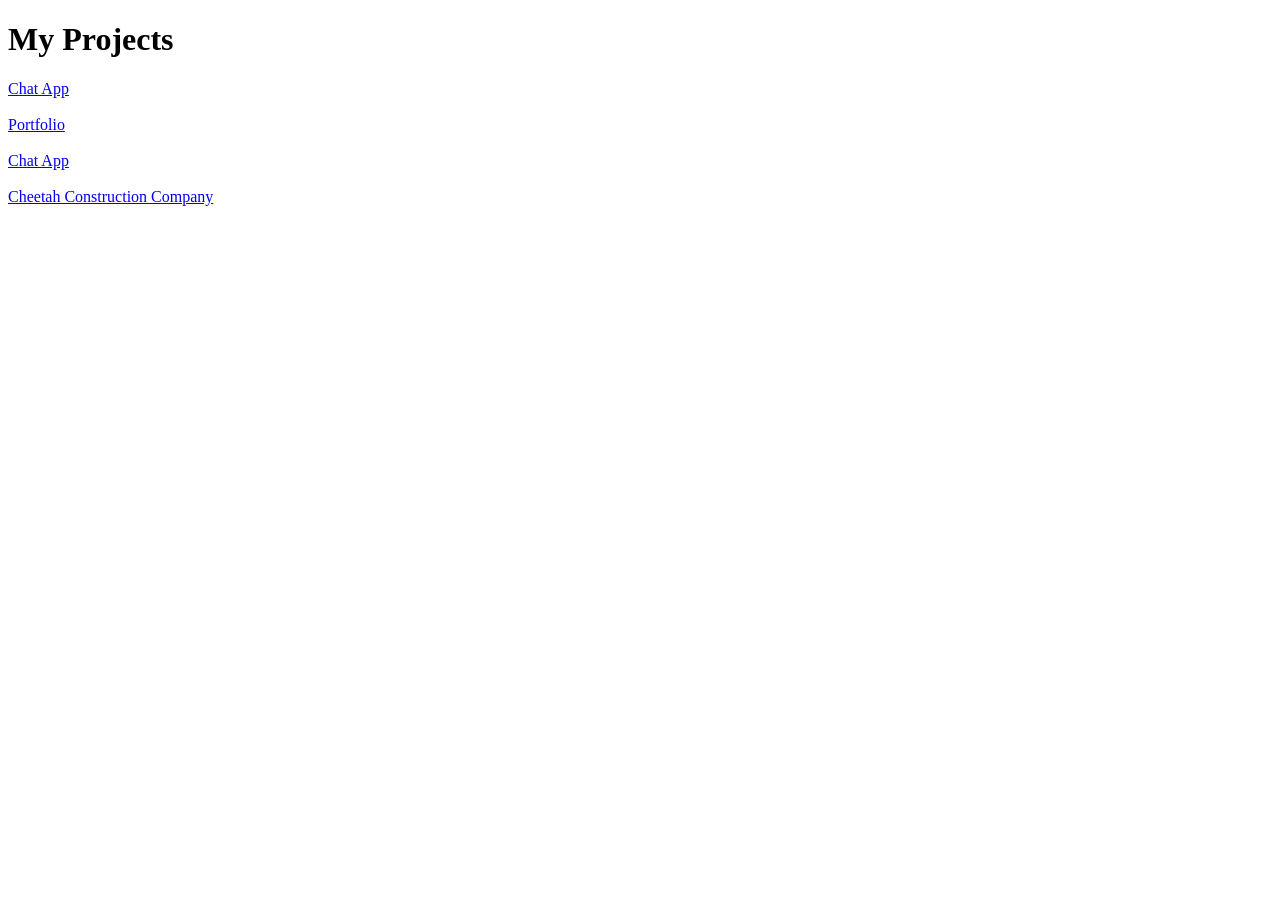
<file: index.html>
<!DOCTYPE html>
<html>
<head>
    <title>My Projects</title>
</head>
<body>
    <h1>My Projects</h1>

     <a href="./chat-app/">Chat App</a><br><br>

    <a href="./haseeb%20protfolio/">Portfolio</a><br><br>
    <a href="./chat-app/">Chat App</a><br><br>
    <a href="./cheetah%20construcation%20company/">Cheetah Construction Company</a>
    
    
</body>
</html>
</file>
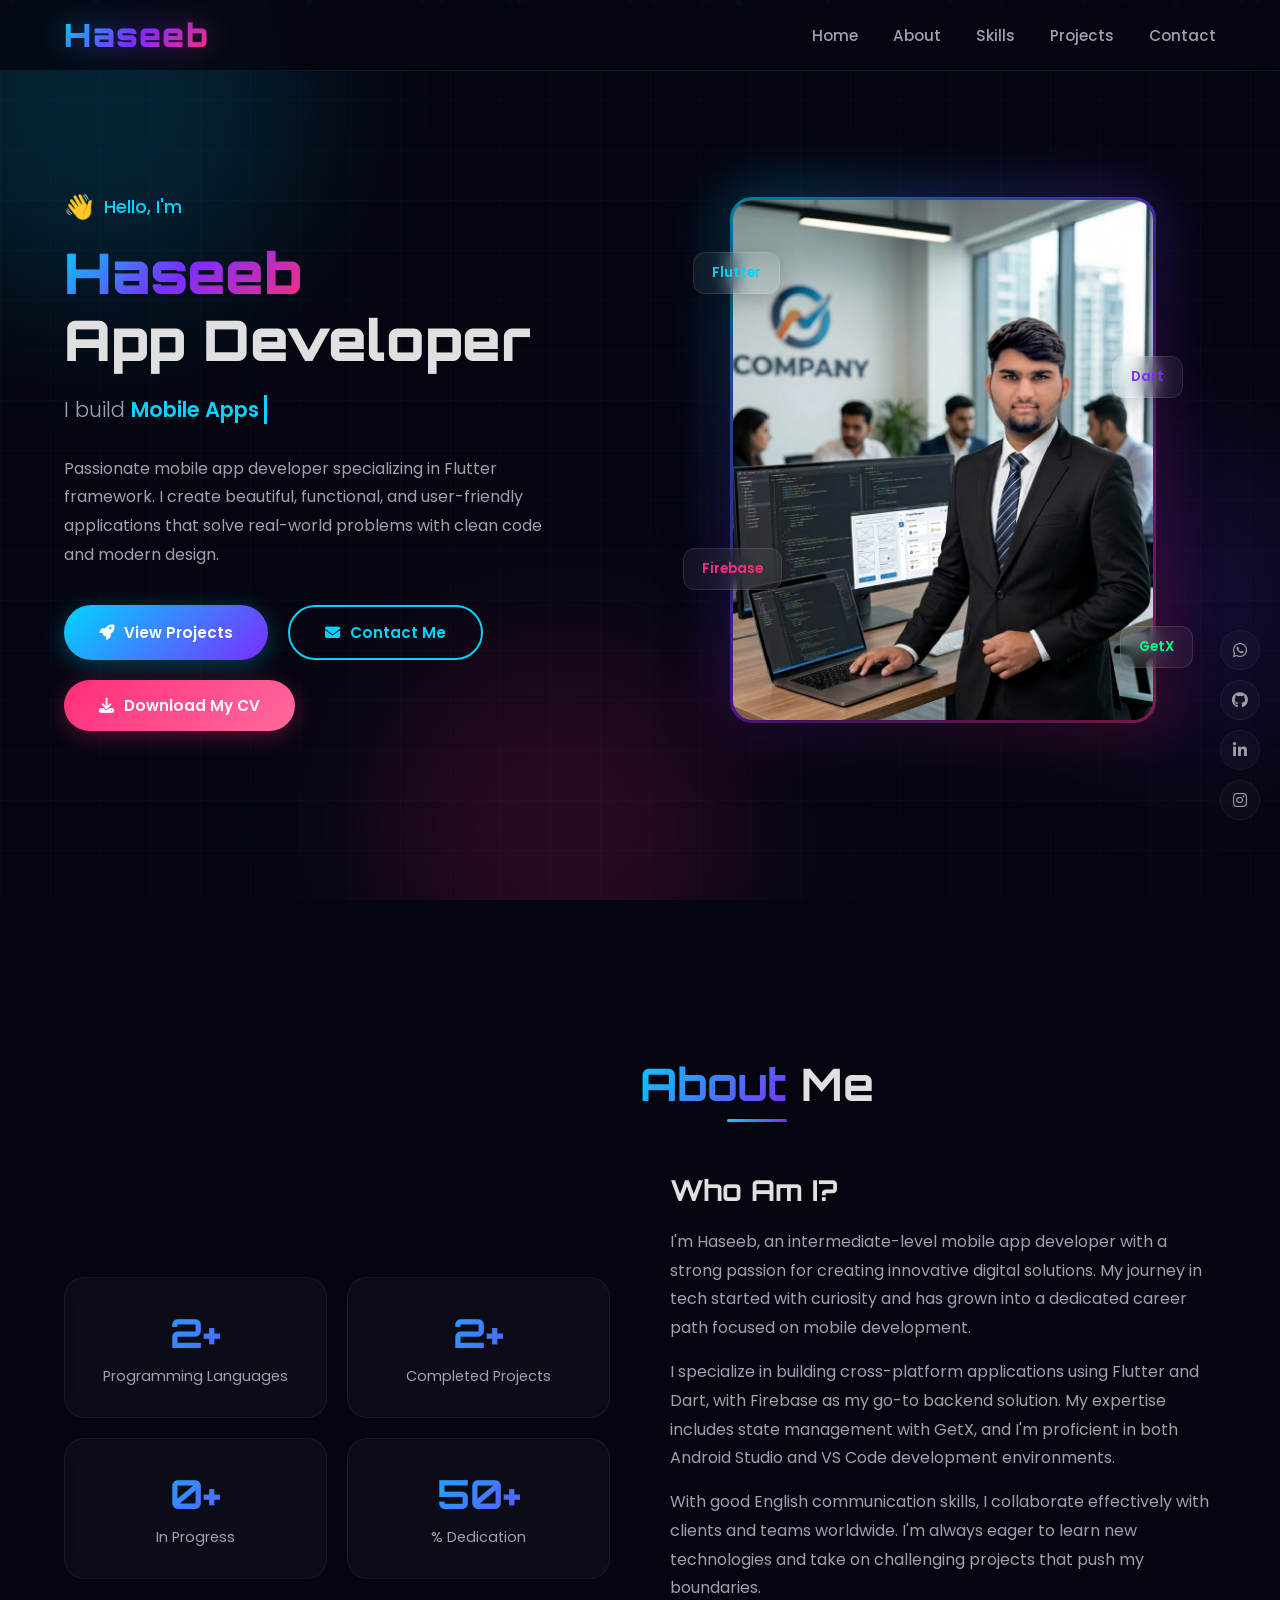
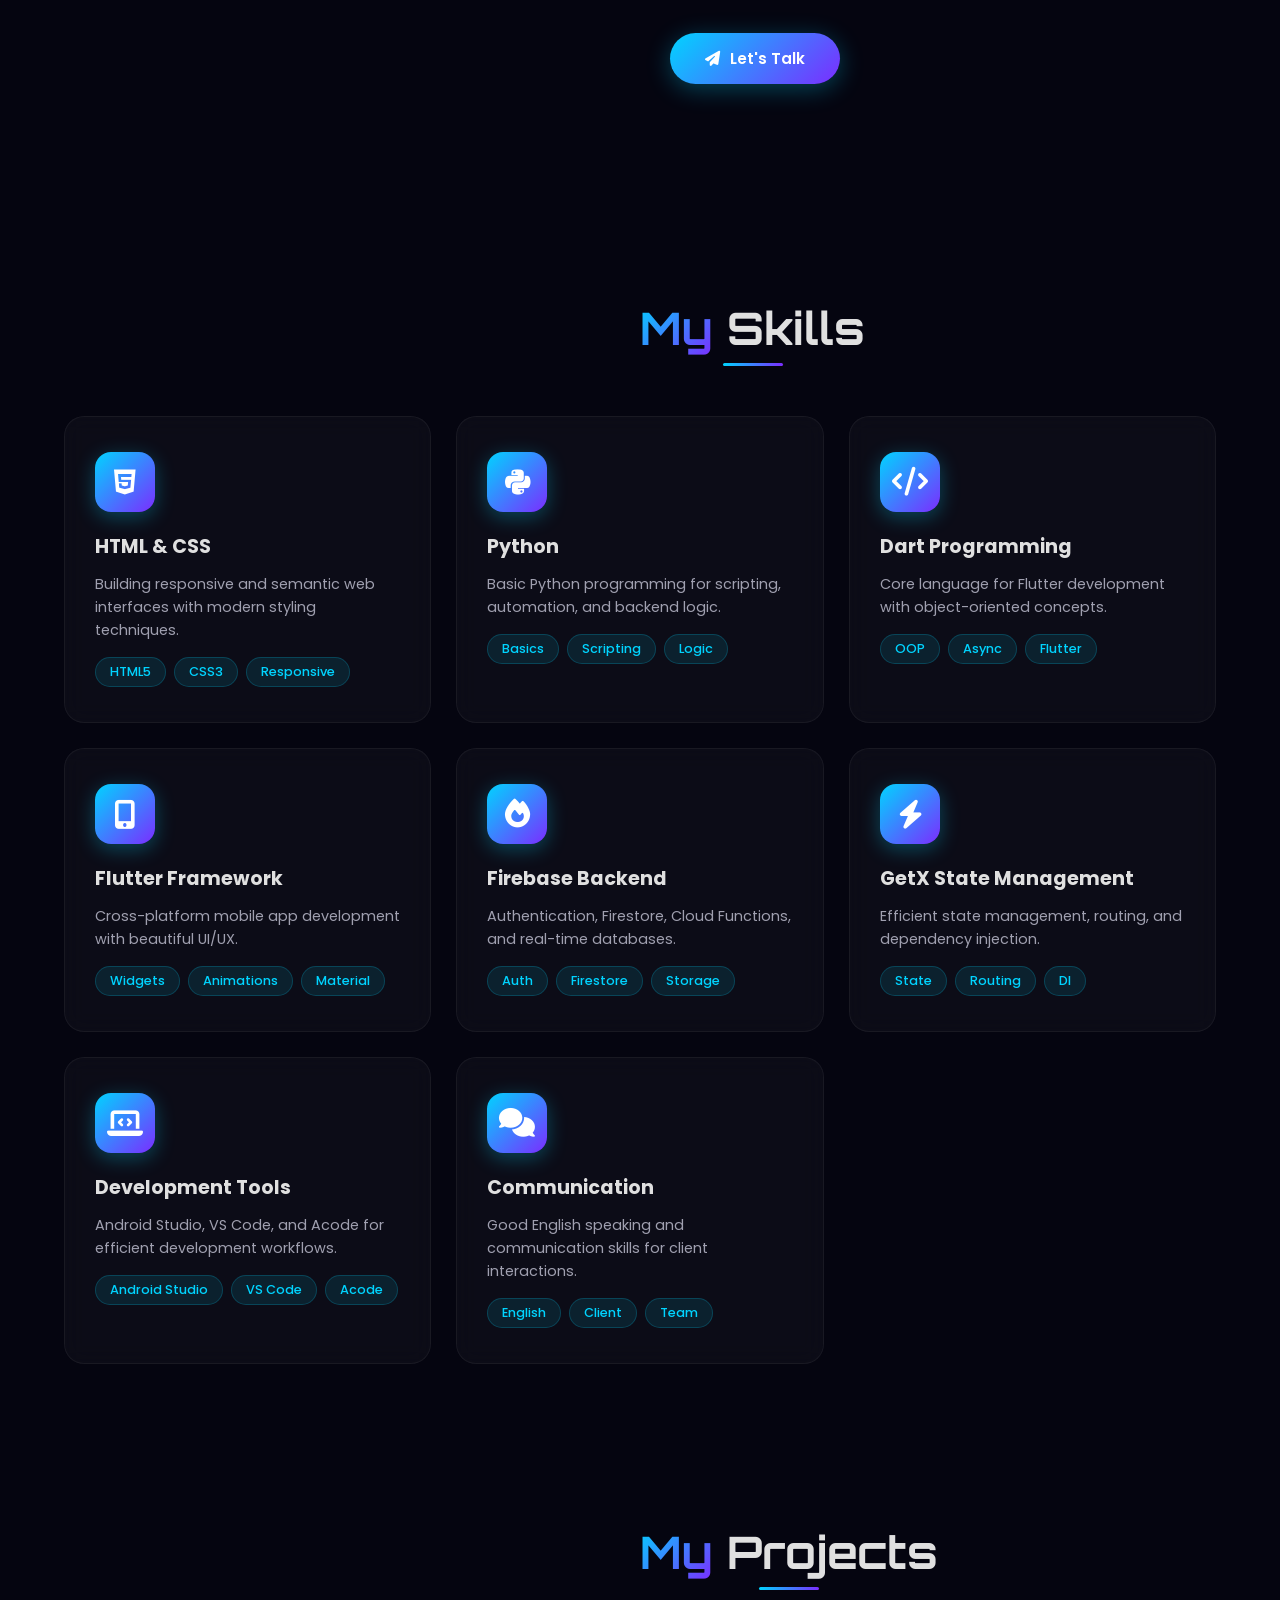
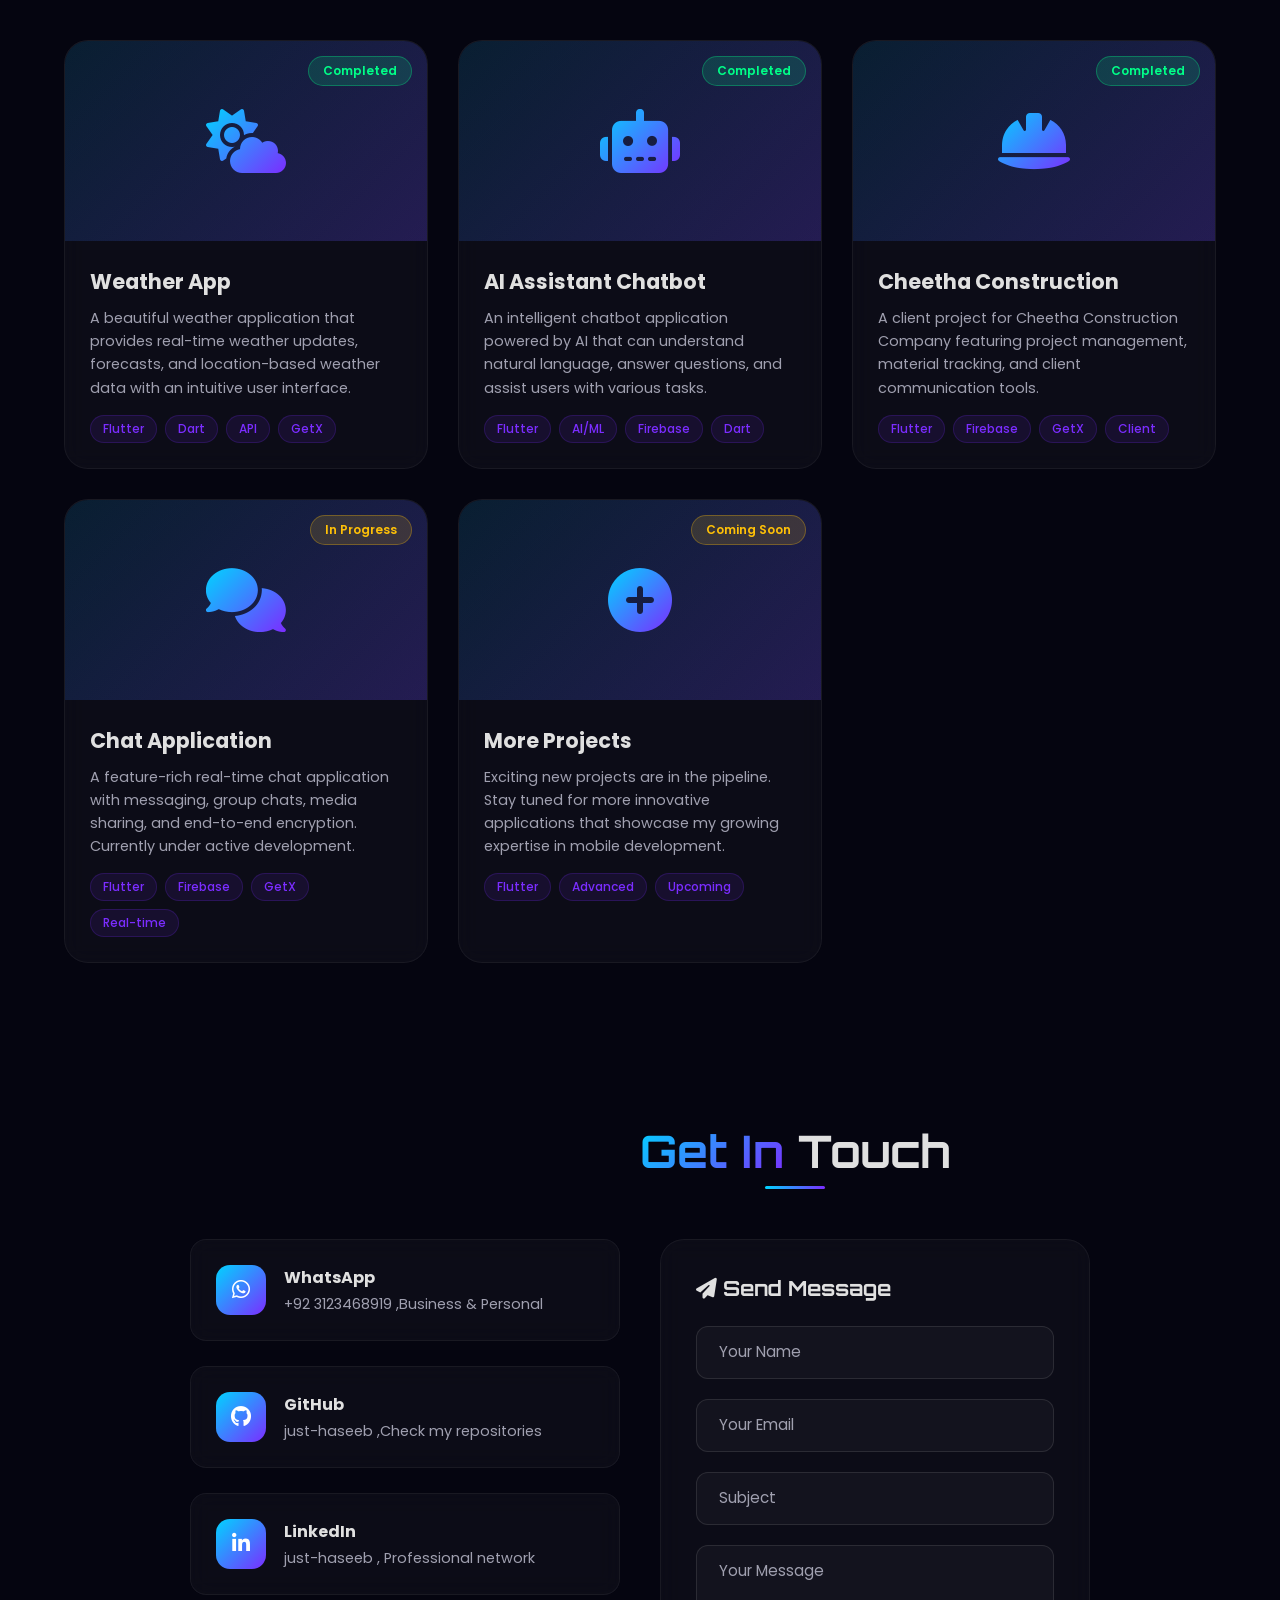
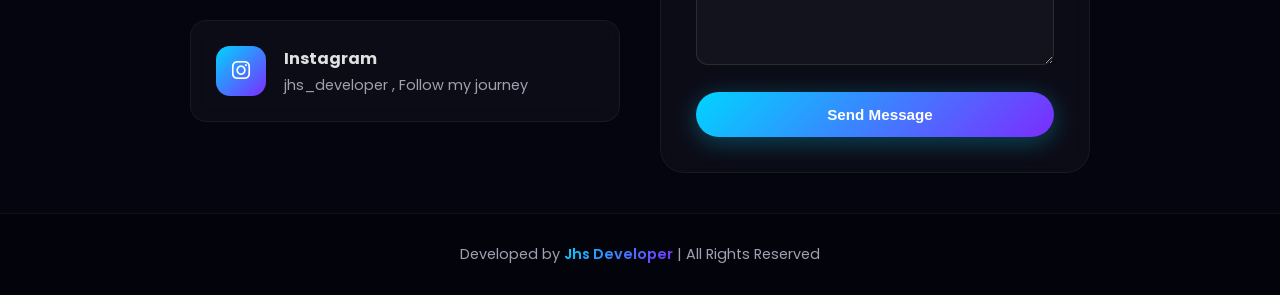
<file: haseeb protfolio/index.html>
<!DOCTYPE html>
<html lang="en">
<head>
    <meta charset="UTF-8">
    <meta name="viewport" content="width=device-width, initial-scale=1.0">
    <title>Haseeb - App Developer Portfolio</title>
    <link rel="stylesheet" href="https://cdnjs.cloudflare.com/ajax/libs/font-awesome/6.5.1/css/all.min.css">
    <link href="https://fonts.googleapis.com/css2?family=Orbitron:wght@400;700;900&family=Poppins:wght@300;400;500;600;700&display=swap" rel="stylesheet">
    <style>
        :root {
            --primary: #00d4ff;
            --secondary: #7b2dff;
            --accent: #ff2d7b;
            --dark: #0a0a1a;
            --darker: #050510;
            --card: rgba(255,255,255,0.03);
            --glass: rgba(255,255,255,0.05);
            --text: #e0e0e0;
            --text-light: #a0a0b0;
        }

        * {
            margin: 0;
            padding: 0;
            box-sizing: border-box;
        }

        html {
            scroll-behavior: smooth;
            scroll-padding-top: 80px;
        }

        body {
            font-family: 'Poppins', sans-serif;
            background: var(--darker);
            color: var(--text);
            overflow-x: hidden;
            min-height: 100vh;
        }

        /* ===== ANIMATED BACKGROUND ===== */
        .bg-animation {
            position: fixed;
            top: 0;
            left: 0;
            width: 100%;
            height: 100%;
            z-index: -1;
            background: var(--darker);
            overflow: hidden;
        }

        .bg-animation .orb {
            position: absolute;
            border-radius: 50%;
            filter: blur(80px);
            opacity: 0.15;
            animation: orbFloat 20s ease-in-out infinite;
        }

        .orb:nth-child(1) {
            width: 400px;
            height: 400px;
            background: var(--primary);
            top: -100px;
            left: -100px;
            animation-delay: 0s;
        }

        .orb:nth-child(2) {
            width: 300px;
            height: 300px;
            background: var(--secondary);
            top: 50%;
            right: -50px;
            animation-delay: -5s;
        }

        .orb:nth-child(3) {
            width: 350px;
            height: 350px;
            background: var(--accent);
            bottom: -100px;
            left: 30%;
            animation-delay: -10s;
        }

        @keyframes orbFloat {
            0%, 100% { transform: translate(0, 0) scale(1); }
            25% { transform: translate(50px, -30px) scale(1.1); }
            50% { transform: translate(-30px, 50px) scale(0.9); }
            75% { transform: translate(40px, 40px) scale(1.05); }
        }

        .grid-overlay {
            position: fixed;
            top: 0;
            left: 0;
            width: 100%;
            height: 100%;
            background-image: 
                linear-gradient(rgba(0,212,255,0.03) 1px, transparent 1px),
                linear-gradient(90deg, rgba(0,212,255,0.03) 1px, transparent 1px);
            background-size: 50px 50px;
            z-index: -1;
            pointer-events: none;
        }

        /* ===== NAVIGATION ===== */
        nav {
            position: fixed;
            top: 0;
            left: 0;
            width: 100%;
            padding: 15px 5%;
            display: flex;
            justify-content: space-between;
            align-items: center;
            z-index: 1000;
            backdrop-filter: blur(20px);
            background: rgba(5,5,16,0.8);
            border-bottom: 1px solid rgba(0,212,255,0.1);
            transition: all 0.4s ease;
        }

        nav.scrolled {
            padding: 10px 5%;
            background: rgba(5,5,16,0.95);
            box-shadow: 0 5px 30px rgba(0,212,255,0.1);
        }

        .logo {
            font-family: 'Orbitron', sans-serif;
            font-size: 2rem;
            font-weight: 900;
            background: linear-gradient(135deg, var(--primary), var(--secondary), var(--accent));
            -webkit-background-clip: text;
            -webkit-text-fill-color: transparent;
            background-clip: text;
            position: relative;
            cursor: pointer;
            letter-spacing: 2px;
        }

        .logo::after {
            content: 'Haseeb';
            position: absolute;
            top: 0;
            left: 0;
            font-family: 'Orbitron', sans-serif;
            font-size: 2rem;
            font-weight: 900;
            background: linear-gradient(135deg, var(--primary), var(--secondary), var(--accent));
            -webkit-background-clip: text;
            -webkit-text-fill-color: transparent;
            background-clip: text;
            filter: blur(15px);
            opacity: 0.5;
            animation: logoGlow 2s ease-in-out infinite alternate;
        }

        @keyframes logoGlow {
            0% { opacity: 0.3; filter: blur(10px); }
            100% { opacity: 0.7; filter: blur(20px); }
        }

        .nav-links {
            display: flex;
            gap: 35px;
            list-style: none;
        }

        .nav-links a {
            color: var(--text-light);
            text-decoration: none;
            font-size: 0.95rem;
            font-weight: 500;
            position: relative;
            transition: color 0.3s ease;
            padding: 5px 0;
        }

        .nav-links a::after {
            content: '';
            position: absolute;
            bottom: 0;
            left: 0;
            width: 0;
            height: 2px;
            background: linear-gradient(90deg, var(--primary), var(--secondary));
            transition: width 0.4s ease;
        }

        .nav-links a:hover {
            color: var(--primary);
        }

        .nav-links a:hover::after {
            width: 100%;
        }

        .hamburger {
            display: none;
            flex-direction: column;
            gap: 5px;
            cursor: pointer;
            z-index: 1001;
        }

        .hamburger span {
            width: 28px;
            height: 2px;
            background: var(--primary);
            transition: all 0.4s ease;
            border-radius: 2px;
        }

        .hamburger.active span:nth-child(1) {
            transform: rotate(45deg) translate(5px, 5px);
        }

        .hamburger.active span:nth-child(2) {
            opacity: 0;
        }

        .hamburger.active span:nth-child(3) {
            transform: rotate(-45deg) translate(5px, -5px);
        }

        /* ===== FLOATING CONTACT BUTTONS - SUBTLE DESIGN ===== */
        .floating-contacts {
            position: fixed;
            right: 20px;
            bottom: 80px;
            display: flex;
            flex-direction: column;
            gap: 10px;
            z-index: 999;
        }

        .float-btn {
            width: 40px;
            height: 40px;
            border-radius: 50%;
            display: flex;
            align-items: center;
            justify-content: center;
            color: white;
            font-size: 1rem;
            text-decoration: none;
            position: relative;
            transition: all 0.3s ease;
            background: rgba(255,255,255,0.05);
            backdrop-filter: blur(10px);
            border: 1px solid rgba(255,255,255,0.08);
            opacity: 0.6;
        }

        .float-btn:hover {
            opacity: 1;
            transform: scale(1.1);
            border-color: rgba(255,255,255,0.2);
        }

        .float-btn.whatsapp:hover {
            background: rgba(37, 211, 102, 0.2);
            color: #25d366;
            box-shadow: 0 0 15px rgba(37, 211, 102, 0.3);
        }

        .float-btn.github:hover {
            background: rgba(255, 255, 255, 0.15);
            color: #fff;
            box-shadow: 0 0 15px rgba(255,255,255,0.2);
        }

        .float-btn.linkedin:hover {
            background: rgba(0, 119, 181, 0.2);
            color: #0077b5;
            box-shadow: 0 0 15px rgba(0, 119, 181, 0.3);
        }

        .float-btn.instagram:hover {
            background: rgba(225, 48, 108, 0.2);
            color: #e1306c;
            box-shadow: 0 0 15px rgba(225, 48, 108, 0.3);
        }

        .float-btn .tooltip {
            position: absolute;
            right: 50px;
            background: rgba(0,0,0,0.7);
            color: white;
            padding: 5px 12px;
            border-radius: 6px;
            font-size: 0.75rem;
            white-space: nowrap;
            opacity: 0;
            pointer-events: none;
            transform: translateX(5px);
            transition: all 0.3s ease;
            backdrop-filter: blur(10px);
            border: 1px solid rgba(255,255,255,0.1);
        }

        .float-btn:hover .tooltip {
            opacity: 1;
            transform: translateX(0);
        }

        /* ===== SECTIONS COMMON ===== */
        section {
            min-height: 100vh;
            padding: 100px 5% 60px;
            position: relative;
        }

        .section-title {
            font-family: 'Orbitron', sans-serif;
            font-size: 2.8rem;
            font-weight: 700;
            text-align: center;
            margin-bottom: 60px;
            position: relative;
            display: inline-block;
            left: 50%;
            transform: translateX(-50%);
        }

        .section-title span {
            background: linear-gradient(135deg, var(--primary), var(--secondary));
            -webkit-background-clip: text;
            -webkit-text-fill-color: transparent;
            background-clip: text;
        }

        .section-title::after {
            content: '';
            position: absolute;
            bottom: -10px;
            left: 50%;
            transform: translateX(-50%);
            width: 60px;
            height: 3px;
            background: linear-gradient(90deg, var(--primary), var(--secondary));
            border-radius: 3px;
        }

        /* ===== HOME SECTION ===== */
        #home {
            display: flex;
            align-items: center;
            justify-content: center;
            min-height: 100vh;
            padding-top: 80px;
        }

        .home-container {
            display: flex;
            align-items: center;
            justify-content: space-between;
            max-width: 1400px;
            width: 100%;
            gap: 60px;
        }

        .home-content {
            flex: 1;
            animation: slideInLeft 1s ease-out;
        }

        @keyframes slideInLeft {
            from { opacity: 0; transform: translateX(-60px); }
            to { opacity: 1; transform: translateX(0); }
        }

        .home-greeting {
            font-size: 1.1rem;
            color: var(--primary);
            font-weight: 500;
            margin-bottom: 15px;
            display: flex;
            align-items: center;
            gap: 10px;
        }

        .home-greeting .wave {
            display: inline-block;
            animation: wave 2s ease-in-out infinite;
            font-size: 1.5rem;
        }

        @keyframes wave {
            0%, 100% { transform: rotate(0deg); }
            25% { transform: rotate(20deg); }
            75% { transform: rotate(-10deg); }
        }

        .home-title {
            font-family: 'Orbitron', sans-serif;
            font-size: 3.5rem;
            font-weight: 900;
            line-height: 1.2;
            margin-bottom: 20px;
        }

        .home-title .highlight {
            background: linear-gradient(135deg, var(--primary), var(--secondary), var(--accent));
            -webkit-background-clip: text;
            -webkit-text-fill-color: transparent;
            background-clip: text;
            position: relative;
        }

        .home-subtitle {
            font-size: 1.3rem;
            color: var(--text-light);
            margin-bottom: 30px;
            font-weight: 300;
        }

        .typing-text {
            color: var(--primary);
            font-weight: 600;
            border-right: 3px solid var(--primary);
            animation: blink 0.7s step-end infinite;
            padding-right: 5px;
        }

        @keyframes blink {
            50% { border-color: transparent; }
        }

        .home-desc {
            font-size: 1rem;
            color: var(--text-light);
            line-height: 1.8;
            margin-bottom: 35px;
            max-width: 500px;
        }

        .home-buttons {
            display: flex;
            gap: 20px;
            flex-wrap: wrap;
        }

        .btn {
            padding: 14px 35px;
            border-radius: 50px;
            font-size: 0.95rem;
            font-weight: 600;
            text-decoration: none;
            display: inline-flex;
            align-items: center;
            gap: 10px;
            transition: all 0.4s cubic-bezier(0.175, 0.885, 0.32, 1.275);
            cursor: pointer;
            border: none;
            position: relative;
            overflow: hidden;
        }

        .btn-primary {
            background: linear-gradient(135deg, var(--primary), var(--secondary));
            color: white;
            box-shadow: 0 5px 25px rgba(0,212,255,0.3);
        }

        .btn-primary:hover {
            transform: translateY(-3px);
            box-shadow: 0 10px 35px rgba(0,212,255,0.4);
        }

        .btn-secondary {
            background: transparent;
            color: var(--primary);
            border: 2px solid var(--primary);
        }

        .btn-secondary:hover {
            background: var(--primary);
            color: var(--dark);
            transform: translateY(-3px);
            box-shadow: 0 5px 25px rgba(0,212,255,0.2);
        }

        .btn-cv {
            background: linear-gradient(135deg, var(--accent), #ff6b9d);
            color: white;
            box-shadow: 0 5px 25px rgba(255,45,123,0.3);
        }

        .btn-cv:hover {
            transform: translateY(-3px);
            box-shadow: 0 10px 35px rgba(255,45,123,0.4);
        }

        .home-image {
            flex: 1;
            display: flex;
            justify-content: center;
            align-items: center;
            position: relative;
            animation: slideInRight 1s ease-out 0.3s both;
        }

        @keyframes slideInRight {
            from { opacity: 0; transform: translateX(60px); }
            to { opacity: 1; transform: translateX(0); }
        }

        .image-wrapper {
            position: relative;
            width: 420px;
            height: 520px;
        }

        .image-wrapper img {
            width: 100%;
            height: 100%;
            object-fit: cover;
            border-radius: 20px;
            position: relative;
            z-index: 2;
            box-shadow: 0 20px 60px rgba(0,0,0,0.5);
            transition: transform 0.5s ease;
        }

        .image-wrapper:hover img {
            transform: scale(1.02);
        }

        .image-glow {
            position: absolute;
            inset: -10px;
            border-radius: 25px;
            background: linear-gradient(135deg, var(--primary), var(--secondary), var(--accent));
            opacity: 0.3;
            filter: blur(30px);
            z-index: 1;
            animation: glowPulse 3s ease-in-out infinite;
        }

        @keyframes glowPulse {
            0%, 100% { opacity: 0.2; transform: scale(1); }
            50% { opacity: 0.4; transform: scale(1.05); }
        }

        .image-border {
            position: absolute;
            inset: -3px;
            border-radius: 22px;
            background: linear-gradient(135deg, var(--primary), var(--secondary), var(--accent));
            z-index: 1;
            opacity: 0.6;
        }

        .floating-tech {
            position: absolute;
            padding: 10px 18px;
            background: var(--glass);
            backdrop-filter: blur(10px);
            border: 1px solid rgba(255,255,255,0.1);
            border-radius: 12px;
            font-size: 0.85rem;
            font-weight: 600;
            color: var(--primary);
            z-index: 3;
            animation: floatTech 4s ease-in-out infinite;
            box-shadow: 0 5px 20px rgba(0,0,0,0.2);
        }

        .floating-tech:nth-child(4) { top: 10%; left: -40px; animation-delay: 0s; }
        .floating-tech:nth-child(5) { top: 30%; right: -30px; animation-delay: -1s; color: var(--secondary); }
        .floating-tech:nth-child(6) { bottom: 25%; left: -50px; animation-delay: -2s; color: var(--accent); }
        .floating-tech:nth-child(7) { bottom: 10%; right: -40px; animation-delay: -3s; color: #00ff88; }

        @keyframes floatTech {
            0%, 100% { transform: translateY(0); }
            50% { transform: translateY(-15px); }
        }

        /* ===== ABOUT SECTION ===== */
        #about {
            display: flex;
            align-items: center;
            justify-content: center;
        }

        .about-container {
            max-width: 1200px;
            width: 100%;
        }

        .about-content {
            display: grid;
            grid-template-columns: 1fr 1fr;
            gap: 60px;
            align-items: center;
        }

        .about-stats {
            display: grid;
            grid-template-columns: 1fr 1fr;
            gap: 20px;
        }

        .stat-card {
            background: var(--card);
            backdrop-filter: blur(10px);
            border: 1px solid rgba(255,255,255,0.05);
            border-radius: 20px;
            padding: 30px 20px;
            text-align: center;
            transition: all 0.4s ease;
            position: relative;
            overflow: hidden;
        }

        .stat-card::before {
            content: '';
            position: absolute;
            top: 0;
            left: 0;
            width: 100%;
            height: 3px;
            background: linear-gradient(90deg, var(--primary), var(--secondary));
            transform: scaleX(0);
            transition: transform 0.4s ease;
        }

        .stat-card:hover::before {
            transform: scaleX(1);
        }

        .stat-card:hover {
            transform: translateY(-5px);
            border-color: rgba(0,212,255,0.2);
            box-shadow: 0 10px 40px rgba(0,212,255,0.1);
        }

        .stat-number {
            font-family: 'Orbitron', sans-serif;
            font-size: 2.5rem;
            font-weight: 700;
            background: linear-gradient(135deg, var(--primary), var(--secondary));
            -webkit-background-clip: text;
            -webkit-text-fill-color: transparent;
            background-clip: text;
        }

        .stat-label {
            font-size: 0.9rem;
            color: var(--text-light);
            margin-top: 8px;
        }

        .about-text h3 {
            font-family: 'Orbitron', sans-serif;
            font-size: 1.8rem;
            margin-bottom: 20px;
            color: var(--text);
        }

        .about-text p {
            color: var(--text-light);
            line-height: 1.8;
            margin-bottom: 15px;
            font-size: 1rem;
        }

        /* ===== SKILLS SECTION ===== */
        #skills {
            display: flex;
            align-items: center;
            justify-content: center;
        }

        .skills-container {
            max-width: 1200px;
            width: 100%;
        }

        .skills-grid {
            display: grid;
            grid-template-columns: repeat(auto-fit, minmax(280px, 1fr));
            gap: 25px;
        }

        .skill-card {
            background: var(--card);
            backdrop-filter: blur(10px);
            border: 1px solid rgba(255,255,255,0.05);
            border-radius: 20px;
            padding: 35px 30px;
            transition: all 0.5s cubic-bezier(0.175, 0.885, 0.32, 1.275);
            position: relative;
            overflow: hidden;
            cursor: default;
        }

        .skill-card::before {
            content: '';
            position: absolute;
            top: 0;
            left: -100%;
            width: 100%;
            height: 100%;
            background: linear-gradient(90deg, transparent, rgba(255,255,255,0.03), transparent);
            transition: left 0.6s ease;
        }

        .skill-card:hover::before {
            left: 100%;
        }

        .skill-card:hover {
            transform: translateY(-10px) scale(1.02);
            border-color: rgba(0,212,255,0.2);
            box-shadow: 0 20px 50px rgba(0,212,255,0.1);
        }

        .skill-icon {
            width: 60px;
            height: 60px;
            border-radius: 16px;
            display: flex;
            align-items: center;
            justify-content: center;
            font-size: 1.8rem;
            margin-bottom: 20px;
            background: linear-gradient(135deg, var(--primary), var(--secondary));
            color: white;
            box-shadow: 0 5px 20px rgba(0,212,255,0.3);
        }

        .skill-card h3 {
            font-size: 1.2rem;
            margin-bottom: 12px;
            color: var(--text);
        }

        .skill-card p {
            color: var(--text-light);
            font-size: 0.9rem;
            line-height: 1.6;
        }

        .skill-tags {
            display: flex;
            flex-wrap: wrap;
            gap: 8px;
            margin-top: 15px;
        }

        .skill-tag {
            padding: 5px 14px;
            background: rgba(0,212,255,0.1);
            border: 1px solid rgba(0,212,255,0.2);
            border-radius: 20px;
            font-size: 0.8rem;
            color: var(--primary);
            font-weight: 500;
            transition: all 0.3s ease;
        }

        .skill-tag:hover {
            background: var(--primary);
            color: var(--dark);
            transform: scale(1.05);
        }

        /* ===== PROJECTS SECTION ===== */
        #projects {
            display: flex;
            align-items: center;
            justify-content: center;
        }

        .projects-container {
            max-width: 1200px;
            width: 100%;
        }

        .projects-grid {
            display: grid;
            grid-template-columns: repeat(auto-fit, minmax(320px, 1fr));
            gap: 30px;
        }

        .project-card {
            background: var(--card);
            backdrop-filter: blur(10px);
            border: 1px solid rgba(255,255,255,0.05);
            border-radius: 24px;
            overflow: hidden;
            transition: all 0.5s cubic-bezier(0.175, 0.885, 0.32, 1.275);
            position: relative;
        }

        .project-card:hover {
            transform: translateY(-10px);
            border-color: rgba(0,212,255,0.2);
            box-shadow: 0 25px 60px rgba(0,212,255,0.1);
        }

        .project-image {
            height: 200px;
            background: linear-gradient(135deg, var(--dark), #1a1a3e);
            display: flex;
            align-items: center;
            justify-content: center;
            font-size: 4rem;
            position: relative;
            overflow: hidden;
        }

        .project-image::after {
            content: '';
            position: absolute;
            inset: 0;
            background: linear-gradient(135deg, rgba(0,212,255,0.1), rgba(123,45,255,0.1));
        }

        .project-image i {
            z-index: 1;
            background: linear-gradient(135deg, var(--primary), var(--secondary));
            -webkit-background-clip: text;
            -webkit-text-fill-color: transparent;
            background-clip: text;
        }

        .project-content {
            padding: 25px;
        }

        .project-content h3 {
            font-size: 1.3rem;
            margin-bottom: 10px;
            color: var(--text);
        }

        .project-content p {
            color: var(--text-light);
            font-size: 0.9rem;
            line-height: 1.6;
            margin-bottom: 15px;
        }

        .project-tech {
            display: flex;
            flex-wrap: wrap;
            gap: 8px;
        }

        .project-tech span {
            padding: 4px 12px;
            background: rgba(123,45,255,0.1);
            border: 1px solid rgba(123,45,255,0.2);
            border-radius: 15px;
            font-size: 0.75rem;
            color: var(--secondary);
            font-weight: 500;
        }

        .project-status {
            position: absolute;
            top: 15px;
            right: 15px;
            padding: 5px 14px;
            border-radius: 20px;
            font-size: 0.75rem;
            font-weight: 600;
            z-index: 2;
        }

        .status-completed {
            background: rgba(0,255,136,0.15);
            color: #00ff88;
            border: 1px solid rgba(0,255,136,0.3);
        }

        .status-progress {
            background: rgba(255,193,7,0.15);
            color: #ffc107;
            border: 1px solid rgba(255,193,7,0.3);
            animation: pulse 2s ease-in-out infinite;
        }

        @keyframes pulse {
            0%, 100% { opacity: 1; }
            50% { opacity: 0.6; }
        }

        /* ===== CONTACT SECTION ===== */
        #contact {
            display: flex;
            align-items: center;
            justify-content: center;
            min-height: auto;
            padding-bottom: 40px;
        }

        .contact-container {
            max-width: 900px;
            width: 100%;
        }

        .contact-wrapper {
            display: grid;
            grid-template-columns: 1fr 1fr;
            gap: 40px;
        }

        .contact-info {
            display: flex;
            flex-direction: column;
            gap: 25px;
        }

        .contact-info-card {
            background: var(--card);
            backdrop-filter: blur(10px);
            border: 1px solid rgba(255,255,255,0.05);
            border-radius: 16px;
            padding: 25px;
            display: flex;
            align-items: center;
            gap: 18px;
            transition: all 0.4s ease;
        }

        .contact-info-card:hover {
            transform: translateX(10px);
            border-color: rgba(0,212,255,0.2);
        }

        .contact-info-icon {
            width: 50px;
            height: 50px;
            border-radius: 14px;
            display: flex;
            align-items: center;
            justify-content: center;
            font-size: 1.3rem;
            background: linear-gradient(135deg, var(--primary), var(--secondary));
            color: white;
            flex-shrink: 0;
        }

        .contact-info-text h4 {
            font-size: 1rem;
            margin-bottom: 4px;
            color: var(--text);
        }

        .contact-info-text p {
            font-size: 0.9rem;
            color: var(--text-light);
        }

        .contact-form {
            background: var(--card);
            backdrop-filter: blur(10px);
            border: 1px solid rgba(255,255,255,0.05);
            border-radius: 24px;
            padding: 35px;
        }

        .contact-form h3 {
            font-family: 'Orbitron', sans-serif;
            font-size: 1.3rem;
            margin-bottom: 25px;
            color: var(--text);
        }

        .form-group {
            margin-bottom: 20px;
            position: relative;
        }

        .form-group input,
        .form-group textarea {
            width: 100%;
            padding: 14px 18px;
            background: rgba(255,255,255,0.03);
            border: 1px solid rgba(255,255,255,0.1);
            border-radius: 12px;
            color: var(--text);
            font-family: 'Poppins', sans-serif;
            font-size: 0.95rem;
            transition: all 0.3s ease;
            outline: none;
        }

        .form-group input:focus,
        .form-group textarea:focus {
            border-color: var(--primary);
            box-shadow: 0 0 20px rgba(0,212,255,0.1);
            background: rgba(255,255,255,0.05);
        }

        .form-group textarea {
            min-height: 120px;
            resize: vertical;
        }

        .form-group label {
            position: absolute;
            left: 18px;
            top: 14px;
            color: var(--text-light);
            font-size: 0.95rem;
            pointer-events: none;
            transition: all 0.3s ease;
            background: transparent;
            padding: 0 5px;
        }

        .form-group input:focus + label,
        .form-group input:not(:placeholder-shown) + label,
        .form-group textarea:focus + label,
        .form-group textarea:not(:placeholder-shown) + label {
            top: -10px;
            left: 12px;
            font-size: 0.8rem;
            color: var(--primary);
            background: var(--dark);
        }

        .form-group input::placeholder,
        .form-group textarea::placeholder {
            color: transparent;
        }

        .contact-form .btn {
            width: 100%;
            justify-content: center;
        }

        /* ===== FOOTER ===== */
        footer {
            text-align: center;
            padding: 30px 5%;
            background: rgba(0,0,0,0.3);
            border-top: 1px solid rgba(255,255,255,0.05);
        }

        footer p {
            color: var(--text-light);
            font-size: 0.9rem;
        }

        footer .developer {
            background: linear-gradient(135deg, var(--primary), var(--secondary));
            -webkit-background-clip: text;
            -webkit-text-fill-color: transparent;
            background-clip: text;
            font-weight: 600;
        }

        /* ===== SCROLL ANIMATIONS ===== */
        .reveal {
            opacity: 0;
            transform: translateY(50px);
            transition: all 0.8s cubic-bezier(0.175, 0.885, 0.32, 1.275);
        }

        .reveal.active {
            opacity: 1;
            transform: translateY(0);
        }

        /* ===== PARTICLES ===== */
        .particles {
            position: fixed;
            top: 0;
            left: 0;
            width: 100%;
            height: 100%;
            pointer-events: none;
            z-index: -1;
            overflow: hidden;
        }

        .particle {
            position: absolute;
            width: 4px;
            height: 4px;
            background: var(--primary);
            border-radius: 50%;
            opacity: 0.3;
            animation: particleFloat linear infinite;
        }

        @keyframes particleFloat {
            0% { transform: translateY(100vh) rotate(0deg); opacity: 0; }
            10% { opacity: 0.3; }
            90% { opacity: 0.3; }
            100% { transform: translateY(-100vh) rotate(720deg); opacity: 0; }
        }

        /* ===== SCROLL TO TOP ===== */
        .scroll-top {
            position: fixed;
            bottom: 30px;
            right: 25px;
            width: 45px;
            height: 45px;
            border-radius: 50%;
            background: linear-gradient(135deg, var(--primary), var(--secondary));
            color: white;
            display: flex;
            align-items: center;
            justify-content: center;
            cursor: pointer;
            opacity: 0;
            pointer-events: none;
            transition: all 0.4s ease;
            z-index: 998;
            border: none;
            font-size: 1.1rem;
            box-shadow: 0 5px 20px rgba(0,212,255,0.3);
        }

        .scroll-top.visible {
            opacity: 1;
            pointer-events: all;
        }

        .scroll-top:hover {
            transform: translateY(-5px);
            box-shadow: 0 10px 30px rgba(0,212,255,0.4);
        }

        /* ===== RESPONSIVE ===== */
        @media (max-width: 1024px) {
            .home-container {
                flex-direction: column-reverse;
                text-align: center;
            }

            .home-content {
                animation: slideInRight 1s ease-out;
            }

            .home-image {
                animation: slideInLeft 1s ease-out 0.3s both;
            }

            .home-buttons {
                justify-content: center;
            }

            .home-desc {
                margin-left: auto;
                margin-right: auto;
            }

            .image-wrapper {
                width: 320px;
                height: 400px;
            }

            .floating-tech {
                display: none;
            }

            .about-content {
                grid-template-columns: 1fr;
            }

            .contact-wrapper {
                grid-template-columns: 1fr;
            }
        }

        @media (max-width: 768px) {
            .nav-links {
                position: fixed;
                top: 0;
                right: -100%;
                width: 70%;
                height: 100vh;
                background: rgba(5,5,16,0.98);
                backdrop-filter: blur(20px);
                flex-direction: column;
                justify-content: center;
                align-items: center;
                gap: 30px;
                transition: right 0.5s cubic-bezier(0.175, 0.885, 0.32, 1.275);
                border-left: 1px solid rgba(0,212,255,0.1);
            }

            .nav-links.active {
                right: 0;
            }

            .nav-links a {
                font-size: 1.2rem;
            }

            .hamburger {
                display: flex;
            }

            .home-title {
                font-size: 2.5rem;
            }

            .section-title {
                font-size: 2rem;
            }

            .floating-contacts {
                right: 12px;
                bottom: 70px;
                gap: 8px;
            }

            .float-btn {
                width: 36px;
                height: 36px;
                font-size: 0.9rem;
            }

            .about-stats {
                grid-template-columns: 1fr 1fr;
            }

            .projects-grid {
                grid-template-columns: 1fr;
            }

            .skills-grid {
                grid-template-columns: 1fr;
            }
        }

        @media (max-width: 480px) {
            .home-title {
                font-size: 2rem;
            }

            .home-subtitle {
                font-size: 1rem;
            }

            .image-wrapper {
                width: 260px;
                height: 330px;
            }

            .btn {
                padding: 12px 25px;
                font-size: 0.85rem;
            }

            .about-stats {
                grid-template-columns: 1fr;
            }

            .stat-number {
                font-size: 2rem;
            }

            .contact-form {
                padding: 25px 20px;
            }

            .floating-contacts {
                right: 10px;
                bottom: 65px;
            }

            .float-btn {
                width: 34px;
                height: 34px;
                font-size: 0.85rem;
            }
        }

        /* ===== CUSTOM SCROLLBAR ===== */
        ::-webkit-scrollbar {
            width: 8px;
        }

        ::-webkit-scrollbar-track {
            background: var(--darker);
        }

        ::-webkit-scrollbar-thumb {
            background: linear-gradient(180deg, var(--primary), var(--secondary));
            border-radius: 4px;
        }

        ::-webkit-scrollbar-thumb:hover {
            background: linear-gradient(180deg, var(--secondary), var(--accent));
        }
    </style>
</head>
<body>
    <!-- Background Animation -->
    <div class="bg-animation">
        <div class="orb"></div>
        <div class="orb"></div>
        <div class="orb"></div>
    </div>
    <div class="grid-overlay"></div>
    <div class="particles" id="particles"></div>

    <!-- Navigation -->
    <nav id="navbar">
        <div class="logo">Haseeb</div>
        <ul class="nav-links" id="navLinks">
            <li><a href="#home">Home</a></li>
            <li><a href="#about">About</a></li>
            <li><a href="#skills">Skills</a></li>
            <li><a href="#projects">Projects</a></li>
            <li><a href="#contact">Contact</a></li>
        </ul>
        <div class="hamburger" id="hamburger">
            <span></span>
            <span></span>
            <span></span>
        </div>
    </nav>

    <!-- Floating Contact Buttons - Subtle Design -->
    <div class="floating-contacts">
        <a href="https://wa.me/923123468919" target="_blank" class="float-btn whatsapp" title="WhatsApp Business">
            <i class="fab fa-whatsapp"></i>
            <span class="tooltip">WhatsApp</span>
        </a>
        <a href="https://github.com/justhaseeb1432" target="_blank" class="float-btn github">
            <i class="fab fa-github"></i>
            <span class="tooltip">GitHub</span>
        </a>
        <a href="https://linkedin.com/in/just-haseeb" target="_blank" class="float-btn linkedin">
            <i class="fab fa-linkedin-in"></i>
            <span class="tooltip">LinkedIn</span>
        </a>
        <a href="https://instagram.com/jhs_developer" target="_blank" class="float-btn instagram">
            <i class="fab fa-instagram"></i>
            <span class="tooltip">Instagram</span>
        </a>
    </div>

    <!-- Home Section -->
    <section id="home">
        <div class="home-container">
            <div class="home-content">
                <div class="home-greeting">
                    <span class="wave">👋</span> Hello, I'm
                </div>
                <h1 class="home-title">
                    <span class="highlight">Haseeb</span><br>
                    App Developer
                </h1>
                <p class="home-subtitle">
                    I build <span class="typing-text" id="typing"></span>
                </p>
                <p class="home-desc">
                    Passionate mobile app developer specializing in Flutter framework. 
                    I create beautiful, functional, and user-friendly applications 
                    that solve real-world problems with clean code and modern design.
                </p>
                <div class="home-buttons">
                    <a href="#projects" class="btn btn-primary">
                        <i class="fas fa-rocket"></i> View Projects
                    </a>
                    <a href="#contact" class="btn btn-secondary">
                        <i class="fas fa-envelope"></i> Contact Me
                    </a>
                    <a href="haseeb-cv.pdf" download class="btn btn-cv">
                        <i class="fas fa-download"></i> Download My CV
                    </a>
                    
                </div>
            </div>
            <div class="home-image">
                <div class="image-wrapper" id="imageWrapper">
                    <div class="image-glow"></div>
                    <div class="image-border"></div>
                    <img id="profilePhoto" src="1781465650582.jpg" alt="Haseeb - App Developer" style="width:100%; height:100%; object-fit:cover; border-radius:20px; position:relative; z-index:2; box-shadow:0 20px 60px rgba(0,0,0,0.5);">
                    <div class="floating-tech">Flutter</div>
                    <div class="floating-tech">Dart</div>
                    <div class="floating-tech">Firebase</div>
                    <div class="floating-tech">GetX</div>
                </div>
            </div>
        </div>
    </section>

    <!-- About Section -->
    <section id="about">
        <div class="about-container">
            <h2 class="section-title reveal"><span>About</span> Me</h2>
            <div class="about-content">
                <div class="about-stats reveal">
                    <div class="stat-card">
                        <div class="stat-number" data-target="5">0</div>
                        <div class="stat-label">Programming Languages</div>
                    </div>
                    <div class="stat-card">
                        <div class="stat-number" data-target="4">0</div>
                        <div class="stat-label">Completed Projects</div>
                    </div>
                    <div class="stat-card">
                        <div class="stat-number" data-target="1">0</div>
                        <div class="stat-label">In Progress</div>
                    </div>
                    <div class="stat-card">
                        <div class="stat-number" data-target="100">0</div>
                        <div class="stat-label">% Dedication</div>
                    </div>
                </div>
                <div class="about-text reveal">
                    <h3>Who Am I?</h3>
                    <p>
                        I'm Haseeb, an intermediate-level mobile app developer with a strong passion 
                        for creating innovative digital solutions. My journey in tech started with 
                        curiosity and has grown into a dedicated career path focused on mobile development.
                    </p>
                    <p>
                        I specialize in building cross-platform applications using Flutter and Dart, 
                        with Firebase as my go-to backend solution. My expertise includes state management 
                        with GetX, and I'm proficient in both Android Studio and VS Code development environments.
                    </p>
                    <p>
                        With good English communication skills, I collaborate effectively with clients 
                        and teams worldwide. I'm always eager to learn new technologies and take on 
                        challenging projects that push my boundaries.
                    </p>
                    <a href="#contact" class="btn btn-primary" style="margin-top: 15px;">
                        <i class="fas fa-paper-plane"></i> Let's Talk
                    </a>
                </div>
            </div>
        </div>
    </section>

    <!-- Skills Section -->
    <section id="skills">
        <div class="skills-container">
            <h2 class="section-title reveal"><span>My</span> Skills</h2>
            <div class="skills-grid">
                <div class="skill-card reveal">
                    <div class="skill-icon"><i class="fab fa-html5"></i></div>
                    <h3>HTML & CSS</h3>
                    <p>Building responsive and semantic web interfaces with modern styling techniques.</p>
                    <div class="skill-tags">
                        <span class="skill-tag">HTML5</span>
                        <span class="skill-tag">CSS3</span>
                        <span class="skill-tag">Responsive</span>
                    </div>
                </div>
                <div class="skill-card reveal">
                    <div class="skill-icon"><i class="fab fa-python"></i></div>
                    <h3>Python</h3>
                    <p>Basic Python programming for scripting, automation, and backend logic.</p>
                    <div class="skill-tags">
                        <span class="skill-tag">Basics</span>
                        <span class="skill-tag">Scripting</span>
                        <span class="skill-tag">Logic</span>
                    </div>
                </div>
                <div class="skill-card reveal">
                    <div class="skill-icon"><i class="fas fa-code"></i></div>
                    <h3>Dart Programming</h3>
                    <p>Core language for Flutter development with object-oriented concepts.</p>
                    <div class="skill-tags">
                        <span class="skill-tag">OOP</span>
                        <span class="skill-tag">Async</span>
                        <span class="skill-tag">Flutter</span>
                    </div>
                </div>
                <div class="skill-card reveal">
                    <div class="skill-icon"><i class="fas fa-mobile-alt"></i></div>
                    <h3>Flutter Framework</h3>
                    <p>Cross-platform mobile app development with beautiful UI/UX.</p>
                    <div class="skill-tags">
                        <span class="skill-tag">Widgets</span>
                        <span class="skill-tag">Animations</span>
                        <span class="skill-tag">Material</span>
                    </div>
                </div>
                <div class="skill-card reveal">
                    <div class="skill-icon"><i class="fas fa-fire"></i></div>
                    <h3>Firebase Backend</h3>
                    <p>Authentication, Firestore, Cloud Functions, and real-time databases.</p>
                    <div class="skill-tags">
                        <span class="skill-tag">Auth</span>
                        <span class="skill-tag">Firestore</span>
                        <span class="skill-tag">Storage</span>
                    </div>
                </div>
                <div class="skill-card reveal">
                    <div class="skill-icon"><i class="fas fa-bolt"></i></div>
                    <h3>GetX State Management</h3>
                    <p>Efficient state management, routing, and dependency injection.</p>
                    <div class="skill-tags">
                        <span class="skill-tag">State</span>
                        <span class="skill-tag">Routing</span>
                        <span class="skill-tag">DI</span>
                    </div>
                </div>
                <div class="skill-card reveal">
                    <div class="skill-icon"><i class="fas fa-laptop-code"></i></div>
                    <h3>Development Tools</h3>
                    <p>Android Studio, VS Code, and Acode for efficient development workflows.</p>
                    <div class="skill-tags">
                        <span class="skill-tag">Android Studio</span>
                        <span class="skill-tag">VS Code</span>
                        <span class="skill-tag">Acode</span>
                    </div>
                </div>
                <div class="skill-card reveal">
                    <div class="skill-icon"><i class="fas fa-comments"></i></div>
                    <h3>Communication</h3>
                    <p>Good English speaking and communication skills for client interactions.</p>
                    <div class="skill-tags">
                        <span class="skill-tag">English</span>
                        <span class="skill-tag">Client</span>
                        <span class="skill-tag">Team</span>
                    </div>
                </div>
            </div>
        </div>
    </section>

    <!-- Projects Section -->
    <section id="projects">
        <div class="projects-container">
            <h2 class="section-title reveal"><span>My</span> Projects</h2>
            <div class="projects-grid">
                <div class="project-card reveal">
                    <span class="project-status status-completed">Completed</span>
                    <div class="project-image">
                        <i class="fas fa-cloud-sun"></i>
                    </div>
                    <div class="project-content">
                        <h3>Weather App</h3>
                        <p>A beautiful weather application that provides real-time weather updates, forecasts, and location-based weather data with an intuitive user interface.</p>
                        <div class="project-tech">
                            <span>Flutter</span>
                            <span>Dart</span>
                            <span>API</span>
                            <span>GetX</span>
                        </div>
                    </div>
                </div>
                <div class="project-card reveal">
                    <span class="project-status status-completed">Completed</span>
                    <div class="project-image">
                        <i class="fas fa-robot"></i>
                    </div>
                    <div class="project-content">
                        <h3>AI Assistant Chatbot</h3>
                        <p>An intelligent chatbot application powered by AI that can understand natural language, answer questions, and assist users with various tasks.</p>
                        <div class="project-tech">
                            <span>Flutter</span>
                            <span>AI/ML</span>
                            <span>Firebase</span>
                            <span>Dart</span>
                        </div>
                    </div>
                </div>
                <div class="project-card reveal">
                    <span class="project-status status-completed">Completed</span>
                    <div class="project-image">
                        <i class="fas fa-hard-hat"></i>
                    </div>
                    <div class="project-content">
                        <h3>Cheetha Construction</h3>
                        <p>A client project for Cheetha Construction Company featuring project management, material tracking, and client communication tools.</p>
                        <div class="project-tech">
                            <span>Flutter</span>
                            <span>Firebase</span>
                            <span>GetX</span>
                            <span>Client</span>
                        </div>
                    </div>
                </div>
                <div class="project-card reveal">
                    <span class="project-status status-progress">In Progress</span>
                    <div class="project-image">
                        <i class="fas fa-comments"></i>
                    </div>
                    <div class="project-content">
                        <h3>Chat Application</h3>
                        <p>A feature-rich real-time chat application with messaging, group chats, media sharing, and end-to-end encryption. Currently under active development.</p>
                        <div class="project-tech">
                            <span>Flutter</span>
                            <span>Firebase</span>
                            <span>GetX</span>
                            <span>Real-time</span>
                        </div>
                    </div>
                </div>
                <div class="project-card reveal">
                    <span class="project-status status-progress">Coming Soon</span>
                    <div class="project-image">
                        <i class="fas fa-plus-circle"></i>
                    </div>
                    <div class="project-content">
                        <h3>More Projects</h3>
                        <p>Exciting new projects are in the pipeline. Stay tuned for more innovative applications that showcase my growing expertise in mobile development.</p>
                        <div class="project-tech">
                            <span>Flutter</span>
                            <span>Advanced</span>
                            <span>Upcoming</span>
                        </div>
                    </div>
                </div>
            </div>
        </div>
    </section>

    <!-- Contact Section -->
    <section id="contact">
        <div class="contact-container">
            <h2 class="section-title reveal"><span>Get In</span> Touch</h2>
            <div class="contact-wrapper">
                <div class="contact-info reveal">
                    <div class="contact-info-card">
                        <div class="contact-info-icon"><i class="fab fa-whatsapp"></i></div>
                        <div class="contact-info-text">
                            <h4>WhatsApp</h4>
                            <p>+92 3123468919 ,Business & Personal</p>
                        </div>
                    </div>
                    <div class="contact-info-card">
                        <div class="contact-info-icon"><i class="fab fa-github"></i></div>
                        <div class="contact-info-text">
                            <h4>GitHub</h4>
                            <p>just-haseeb ,Check my repositories</p>
                        </div>
                    </div>
                    <div class="contact-info-card">
                        <div class="contact-info-icon"><i class="fab fa-linkedin-in"></i></div>
                        <div class="contact-info-text">
                            <h4>LinkedIn</h4>
                            <p>just-haseeb , Professional network</p>
                        </div>
                    </div>
                    <div class="contact-info-card">
                        <div class="contact-info-icon"><i class="fab fa-instagram"></i></div>
                        <div class="contact-info-text">
                            <h4>Instagram</h4>
                            <p>jhs_developer , Follow my journey</p>
                        </div>
                    </div>
                </div>
                <div class="contact-form reveal">
                    <h3><i class="fas fa-paper-plane"></i> Send Message</h3>
                    <form id="contactForm" action="https://formspree.io/f/xbdewdgv" method="POST">
                        <div class="form-group">
                            <input type="text" name="name" id="name" placeholder="Your Name" required>
                            <label for="name">Your Name</label>
                        </div>
                        <div class="form-group">
                            <input type="email" name="email" id="email" placeholder="Your Email" required>
                            <label for="email">Your Email</label>
                        </div>
                        <div class="form-group">
                            <input type="text" name="subject" id="subject" placeholder="Subject" required>
                            <label for="subject">Subject</label>
                        </div>
                        <div class="form-group">
                            <textarea name="message" id="message" placeholder="Your Message" required></textarea>
                            <label for="message">Your Message</label>
                        </div>
                        <input type="hidden" name="_replyto" value="%email%">
                        <button type="submit" class="btn btn-primary">
                            <i class="fas fa-send"></i> Send Message
                        </button>
                    </form>
                </div>
            </div>
        </div>
    </section>

    <!-- Footer -->
    <footer>
        <p>Developed by <span class="developer">Jhs Developer</span> | All Rights Reserved</p>
    </footer>

    <!-- Scroll to Top -->
    <button class="scroll-top" id="scrollTop">
        <i class="fas fa-arrow-up"></i>
    </button>

    <script>
        // ===== TYPING EFFECT =====
        const typingElement = document.getElementById('typing');
        const texts = ['Mobile Apps', 'Flutter Apps', 'Beautiful UI', 'Firebase Solutions'];
        let textIndex = 0;
        let charIndex = 0;
        let isDeleting = false;
        let typingSpeed = 100;

        function typeEffect() {
            const currentText = texts[textIndex];

            if (isDeleting) {
                typingElement.textContent = currentText.substring(0, charIndex - 1);
                charIndex--;
                typingSpeed = 50;
            } else {
                typingElement.textContent = currentText.substring(0, charIndex + 1);
                charIndex++;
                typingSpeed = 100;
            }

            if (!isDeleting && charIndex === currentText.length) {
                isDeleting = true;
                typingSpeed = 2000;
            } else if (isDeleting && charIndex === 0) {
                isDeleting = false;
                textIndex = (textIndex + 1) % texts.length;
                typingSpeed = 500;
            }

            setTimeout(typeEffect, typingSpeed);
        }
        typeEffect();

        // ===== NAVBAR SCROLL EFFECT =====
        const navbar = document.getElementById('navbar');
        window.addEventListener('scroll', () => {
            if (window.scrollY > 50) {
                navbar.classList.add('scrolled');
            } else {
                navbar.classList.remove('scrolled');
            }
        });

        // ===== MOBILE MENU =====
        const hamburger = document.getElementById('hamburger');
        const navLinks = document.getElementById('navLinks');

        hamburger.addEventListener('click', () => {
            hamburger.classList.toggle('active');
            navLinks.classList.toggle('active');
        });

        document.querySelectorAll('.nav-links a').forEach(link => {
            link.addEventListener('click', () => {
                hamburger.classList.remove('active');
                navLinks.classList.remove('active');
            });
        });

        // ===== SCROLL REVEAL =====
        const revealElements = document.querySelectorAll('.reveal');
        const revealObserver = new IntersectionObserver((entries) => {
            entries.forEach(entry => {
                if (entry.isIntersecting) {
                    entry.target.classList.add('active');
                }
            });
        }, { threshold: 0.1 });

        revealElements.forEach(el => revealObserver.observe(el));

        // ===== COUNTER ANIMATION =====
        const counters = document.querySelectorAll('.stat-number');
        const counterObserver = new IntersectionObserver((entries) => {
            entries.forEach(entry => {
                if (entry.isIntersecting) {
                    const target = parseInt(entry.target.getAttribute('data-target'));
                    let current = 0;
                    const increment = target / 50;
                    const timer = setInterval(() => {
                        current += increment;
                        if (current >= target) {
                            entry.target.textContent = target + '+';
                            clearInterval(timer);
                        } else {
                            entry.target.textContent = Math.floor(current) + '+';
                        }
                    }, 30);
                    counterObserver.unobserve(entry.target);
                }
            });
        }, { threshold: 0.5 });

        counters.forEach(counter => counterObserver.observe(counter));

        // ===== PARTICLES =====
        const particlesContainer = document.getElementById('particles');
        for (let i = 0; i < 30; i++) {
            const particle = document.createElement('div');
            particle.className = 'particle';
            particle.style.left = Math.random() * 100 + '%';
            particle.style.animationDuration = (Math.random() * 15 + 10) + 's';
            particle.style.animationDelay = (Math.random() * 10) + 's';
            particle.style.width = (Math.random() * 4 + 2) + 'px';
            particle.style.height = particle.style.width;
            particle.style.opacity = Math.random() * 0.3 + 0.1;
            particlesContainer.appendChild(particle);
        }

        // ===== SCROLL TO TOP =====
        const scrollTopBtn = document.getElementById('scrollTop');
        window.addEventListener('scroll', () => {
            if (window.scrollY > 500) {
                scrollTopBtn.classList.add('visible');
            } else {
                scrollTopBtn.classList.remove('visible');
            }
        });

        scrollTopBtn.addEventListener('click', () => {
            window.scrollTo({ top: 0, behavior: 'smooth' });
        });

        // ===== CONTACT FORM =====
        document.getElementById('contactForm').addEventListener('submit', (e) => {
            const btn = e.target.querySelector('button');
            const originalText = btn.innerHTML;
            btn.innerHTML = '<i class="fas fa-spinner fa-spin"></i> Sending...';
            btn.disabled = true;

            // Form will submit to Formspree naturally
            // The page will redirect to Formspree's thank you page
            // If you want to stay on the same page, you need AJAX (see below)
        });

        // Optional: AJAX submission to stay on page
        /* 
        document.getElementById('contactForm').addEventListener('submit', async (e) => {
            e.preventDefault();
            const form = e.target;
            const btn = form.querySelector('button');
            const originalText = btn.innerHTML;
            btn.innerHTML = '<i class="fas fa-spinner fa-spin"></i> Sending...';
            btn.disabled = true;

            try {
                const response = await fetch(form.action, {
                    method: 'POST',
                    body: new FormData(form),
                    headers: { 'Accept': 'application/json' }
                });

                if (response.ok) {
                    btn.innerHTML = '<i class="fas fa-check"></i> Message Sent!';
                    btn.style.background = 'linear-gradient(135deg, #00ff88, #00cc6a)';
                    form.reset();
                } else {
                    throw new Error('Failed');
                }
            } catch (error) {
                btn.innerHTML = '<i class="fas fa-times"></i> Failed. Try Again';
                btn.style.background = 'linear-gradient(135deg, #ff4444, #cc0000)';
            }

            setTimeout(() => {
                btn.innerHTML = originalText;
                btn.style.background = '';
                btn.disabled = false;
            }, 3000);
        });
        */

        // ===== SMOOTH SCROLL =====
        document.querySelectorAll('a[href^="#"]').forEach(anchor => {
            anchor.addEventListener('click', function(e) {
                e.preventDefault();
                const target = document.querySelector(this.getAttribute('href'));
                if (target) {
                    target.scrollIntoView({ behavior: 'smooth', block: 'start' });
                }
            });
        });

        // ===== PARALLAX EFFECT ON MOUSE MOVE =====
        document.addEventListener('mousemove', (e) => {
            const orbs = document.querySelectorAll('.orb');
            const x = e.clientX / window.innerWidth;
            const y = e.clientY / window.innerHeight;

            orbs.forEach((orb, index) => {
                const speed = (index + 1) * 20;
                const xOffset = (x - 0.5) * speed;
                const yOffset = (y - 0.5) * speed;
                orb.style.transform = `translate(${xOffset}px, ${yOffset}px)`;
            });
        });
    // ===== IMAGE LOAD CHECK =====
    document.addEventListener('DOMContentLoaded', () => {
        const img = document.getElementById('profilePhoto');
        if (img) {
            img.addEventListener('error', () => {
                console.log('Photo failed to load');
                img.style.display = 'none';
                const wrapper = document.getElementById('imageWrapper');
                if (wrapper) {
                    const fallback = document.createElement('div');
                    fallback.style.cssText = 'width:100%; height:100%; display:flex; align-items:center; justify-content:center; background:linear-gradient(135deg, #1a1a3e, #0a0a1a); border-radius:20px; color:#00d4ff; font-family:"Orbitron", sans-serif; font-size:1.5rem; text-align:center; padding:20px; position:relative; z-index:2;';
                    fallback.innerHTML = '<div>👨‍💻<br><span style="font-size:1.2rem;">Haseeb</span><br><span style="font-size:0.9rem; color:#a0a0b0;">App Developer</span></div>';
                    wrapper.appendChild(fallback);
                }
            });
        }
    });
    </script>
</body>
</html>
</file>
